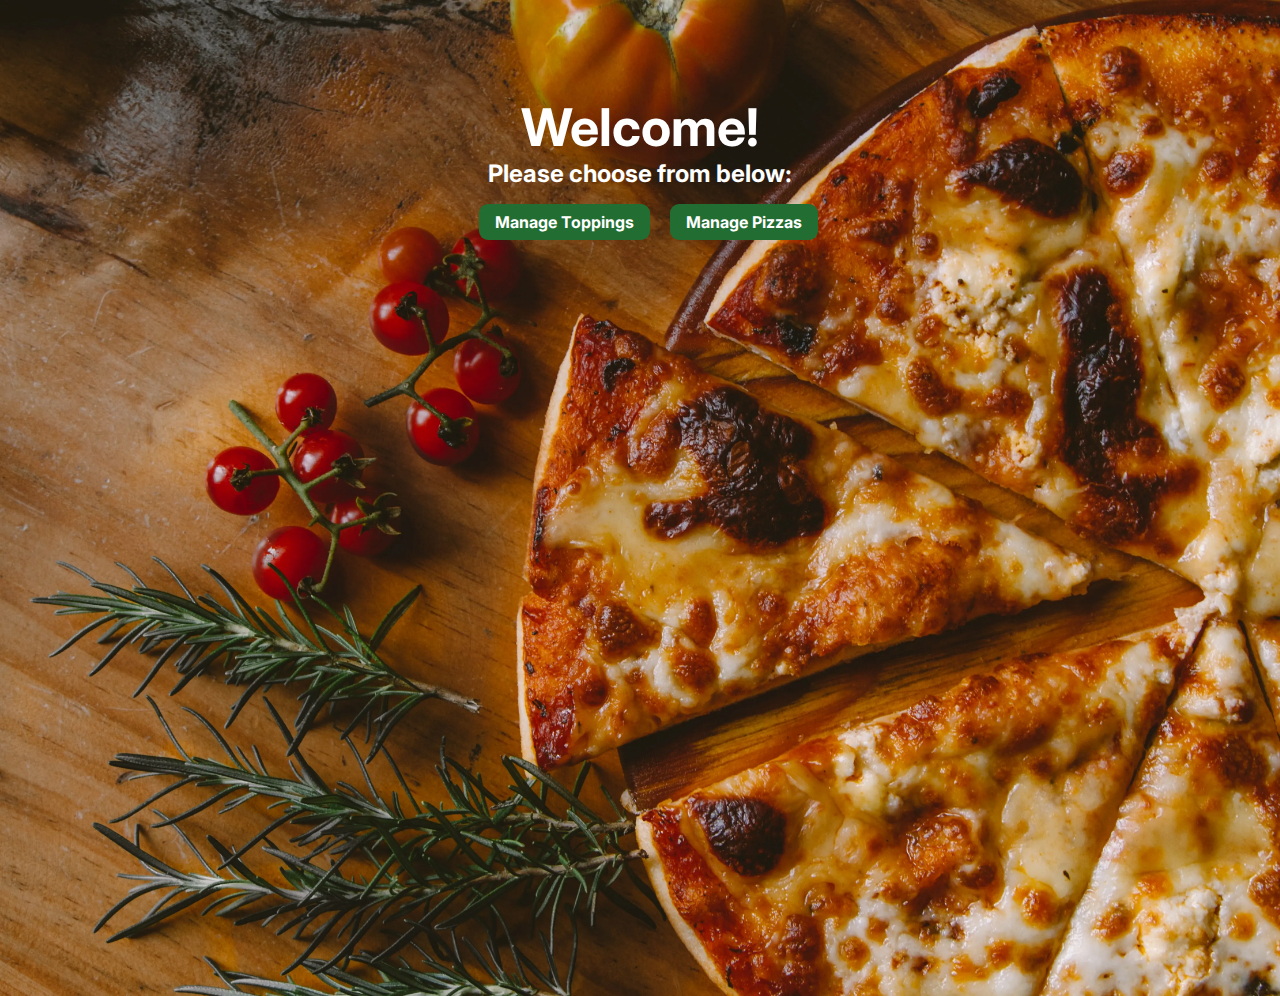
<file: index.html>
<!DOCTYPE html>
<html lang="en">
  <head>
    <meta charset="UTF-8" />
    <meta http-equiv="X-UA-Compatible" content="IE=edge" />
    <meta name="viewport" content="width=device-width, initial-scale=1.0" />
    <link rel="preconnect" href="https://fonts.googleapis.com" />
    <link rel="preconnect" href="https://fonts.gstatic.com" crossorigin />
    <link
      href="https://fonts.googleapis.com/css2?family=Inter:wght@400;500;600;700&display=swap"
      rel="stylesheet"
    />
    <link rel="stylesheet" href="./style.css" />
    <title>Pizza Creations</title>
  </head>
  <body>
    <div class="main-container">
      <h1>Welcome!</h1>
      <h2>Please choose from below:</h2>
      <a class="link-btn" href="./toppings.html">Manage Toppings</a>
      <a class="link-btn" href="./pizzas.html">Manage Pizzas</a>
    </div>
  </body>
</html>
</file>
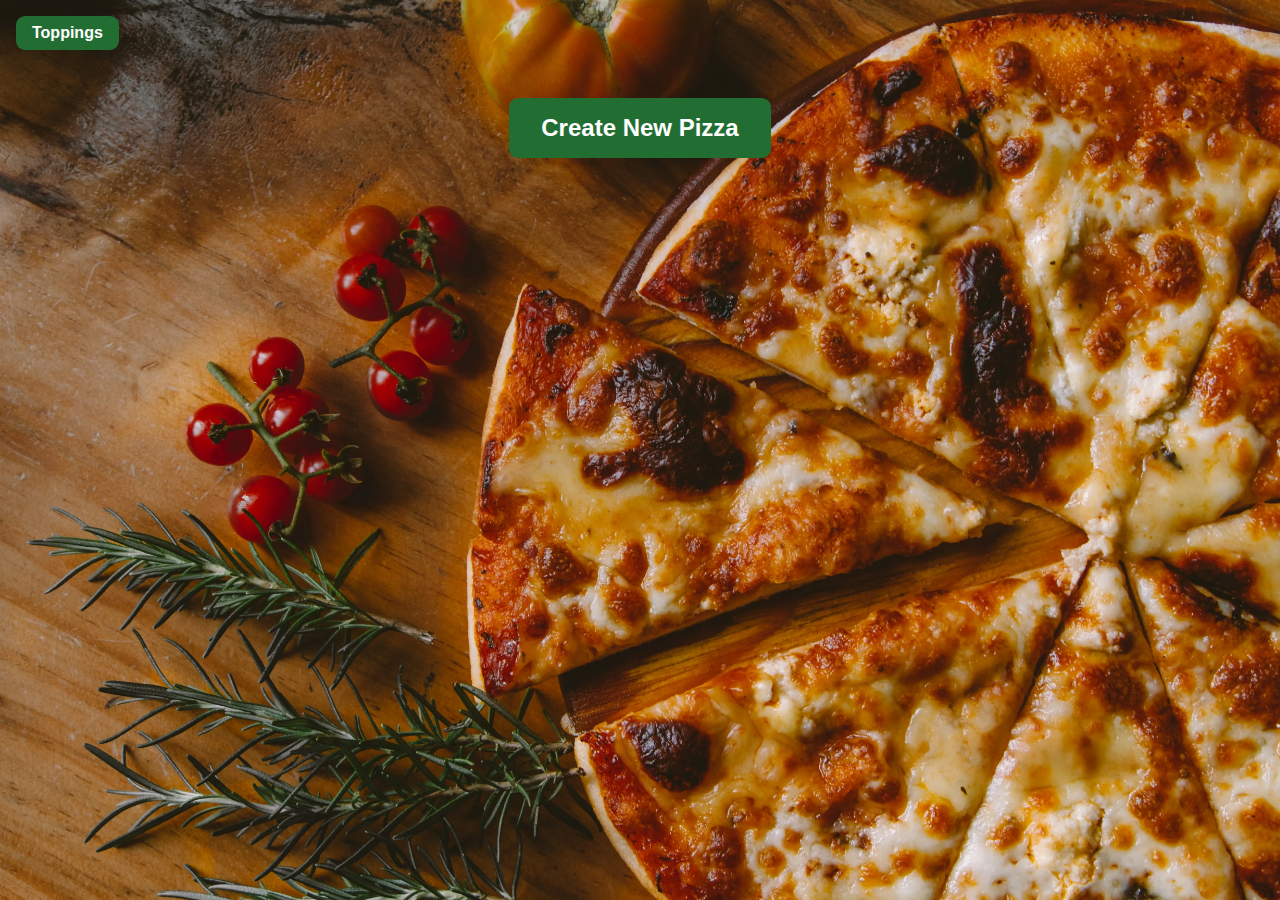
<file: pizzas.html>
<!DOCTYPE html>
<html lang="en">
  <head>
    <meta charset="UTF-8" />
    <meta http-equiv="X-UA-Compatible" content="IE=edge" />
    <meta name="viewport" content="width=device-width, initial-scale=1.0" />
    <link rel="stylesheet" href="./style.css" />

    <title>Pizza Creations</title>
  </head>
  <body>
    <a class="link-btn" href="./toppings.html">Toppings</a>
    <button class="create-btn">Create New Pizza</button>
    <div class="new-pizza-container"></div>
    <div class="overlay hidden"></div>
    <div class="pizza-tiles"></div>
    <script type="module" src="./pizzas-script.js"></script>
  </body>
</html>
</file>
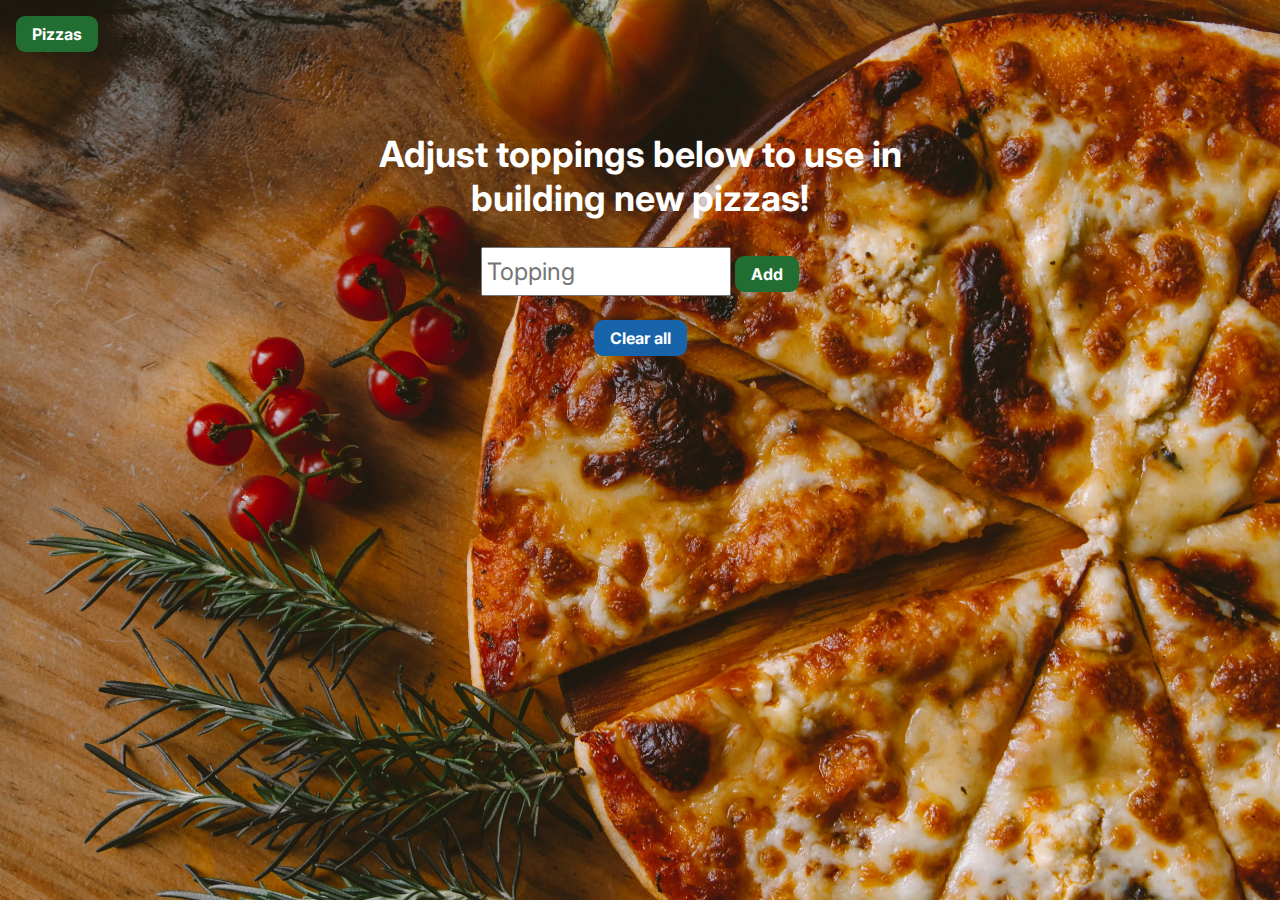
<file: toppings.html>
<!DOCTYPE html>
<html lang="en">
  <head>
    <meta charset="UTF-8" />
    <meta http-equiv="X-UA-Compatible" content="IE=edge" />
    <meta name="viewport" content="width=device-width, initial-scale=1.0" />
    <link rel="preconnect" href="https://fonts.googleapis.com" />
    <link rel="preconnect" href="https://fonts.gstatic.com" crossorigin />
    <link
      href="https://fonts.googleapis.com/css2?family=Inter:wght@400;500;600;700&display=swap"
      rel="stylesheet"
    />
    <link rel="stylesheet" href="./style.css" />

    <title>Pizza Creations</title>
  </head>
  <body>
    <div class="overlay hidden"></div>
    <a class="link-btn" href="./pizzas.html">Pizzas</a>
    <div class="container">
      <h2 class="toppings-header">
        Adjust toppings below to use in building new pizzas!
      </h2>
      <form class="topping-form">
        <input
          type="text"
          name="add-topping"
          id="add-topping"
          placeholder="Topping"
          maxlength="20"
        />
        <button class="add-submit-btn" type="submit">Add</button>
      </form>
      <button class="clear-toppings">Clear all</button>
      <ul class="toppings"></ul>
    </div>
    <script type="module" src="./toppings-script.js"></script>
  </body>
</html>
</file>
<file: style.css>
/* - Font sizes (px)
10 / 12 / 14 / 16 / 18 / 20 / 24 / 30 / 36 / 44 / 52 / 62 / 74 / 86 / 98 */

/* - Spacing system (px)
2 / 4 / 8 / 12 / 16 / 24 / 32 / 48 / 64 / 80 / 96 / 128 */

* {
  box-sizing: border-box;
  margin: 0;
  padding: 0;
}

body {
  position: relative;
  min-height: 100vh;
  background-image: url(./images/pizza-bg.webp);
  background-size: cover;
}

body,
input,
button {
  font-family: "Inter", sans-serif;
  color: #343a40;
}

span,
input {
  max-width: 180px;
}

button {
  cursor: pointer;
  font-size: 16px;
}

.container {
  display: flex;
  flex-direction: column;
  justify-content: center;
  align-items: center;
  max-width: 600px;
  margin: 80px auto 0;
  padding: 0 24px;
}

.main-container {
  color: #fff;
  max-width: 400px;
  margin: 96px auto;
  text-align: center;
}

.main-container h1 {
  font-size: 52px;
}

.toppings-header {
  color: #fff;
  text-align: center;
  font-size: 36px;
  margin-bottom: 24px;
  display: flex;
  justify-content: center;
}

#add-topping {
  font-size: 24px;
  padding: 8px 4px;
  max-width: 250px;
  margin-bottom: 24px;
}

.toppings {
  list-style: none;
  width: 100%;
  background-color: #a12222;
  border-radius: 9px;
  color: #fff;
  font-size: 24px;
  font-weight: 600;
  /* padding-top: 16px; */
}

.clear-toppings {
  background-color: #1864ab;
  color: #fff;
  font-size: 16px;
  font-weight: bold;
  padding: 8px 16px;
  border: none;
  border-radius: 9px;
  margin-bottom: 12px;
  transition: all 0.2s;
}

.clear-toppings:hover {
  background-color: #135089;
  transform: scale(1.05);
}

.topping {
  margin-bottom: 16px;
  display: flex;
}

.topping:first-child {
  margin-top: 16px;
}

.topping-text {
  margin-right: auto;
  margin-left: 48px;
  overflow-wrap: break-word;
}

.topping-btns {
  margin-right: 48px;
}

.delete-btn {
  display: inline-block;
  width: 24px;
  height: 24px;
  margin-right: 12px;
}

.hidden {
  display: none;
}

.create-btn {
  background-color: #226e32;
  color: #fff;
  font-size: 24px;
  font-weight: bold;
  display: block;
  margin: 48px auto 0;
  padding: 16px 32px;
  border: none;
  border-radius: 9px;
  transition: all 0.2s;
}

.create-btn:hover {
  background-color: #1e612b;
  transform: scale(1.05);
}

.new-pizza-container {
  margin: 24px 0;
  display: flex;
  flex-direction: column;
  align-items: center;
}

.new-pizza {
  list-style: none;
}

.new-pizza li {
  margin-bottom: 16px;
}

.modal {
  font-size: 20px;
  position: absolute;
  top: 40%;
  background-color: #fff;
  width: 350px;
  padding: 40px;
  z-index: 10;
  border-radius: 9px;
}

.overlay {
  position: fixed;
  top: 0;
  bottom: 0;
  left: 0;
  right: 0;
  width: 100%;
  height: 100%;
  background: rgba(0, 0, 0, 0.5);
  backdrop-filter: blur(3px);
  z-index: 1;
}

.pizza-tiles {
  display: flex;
  flex-direction: column;
  margin: 0 auto;
  max-width: 600px;
}

.pizza-tile {
  position: relative;
  background-color: #a12222;
  color: #fff;
  display: flex;
  flex-direction: column;
  justify-content: center;
  align-items: center;
  margin: 0 12px 24px;
  padding: 0 80px 16px;
  border: 3px solid #fff;
  border-radius: 9px;
  box-shadow: rgba(149, 157, 165, 0.2) 0px 8px 24px;
}

.pizza-tile-btns {
  width: 100%;
  display: flex;
  justify-content: space-between;
}

.pizza-tile-btns button {
  display: flex;
  justify-content: center;
  align-items: center;
  width: 36px;
  height: 36px;
}

.close-new-pizza-btn {
  align-self: flex-end;
  position: absolute;
  top: 6px;
  right: 6px;
  padding: 3px;
}

.pizza-name {
  text-align: center;
  background-color: #791919;
  font-size: 44px;
  margin-bottom: 24px;
  margin-top: 36px;
  padding: 8px 24px;
  box-shadow: rgba(0, 0, 0, 0.24) 0px 3px 8px;
  border-radius: 7px;
  max-width: 100%;
  overflow-wrap: break-word;
}

.pizza-name-edit {
  font-size: 36px;
  max-width: 350px;
  padding: 8px 6px;
}

.pizza-toppings {
  font-size: 30px;
  align-self: flex-start;
  margin-bottom: 16px;
  text-decoration: underline;
}

.toppings-list {
  font-size: 20px;
  list-style: none;
  align-self: flex-start;
}

.pizza-tile-toppings-dropdown {
  margin-bottom: 12px;
  font-size: 18px;
}

.edit-add-topping-btn {
  align-self: flex-start;
}

.edit-add-topping-btn,
.edit-save-btn,
.link-btn,
.add-submit-btn,
.add-ing-btn {
  margin-top: 12px;
  background-color: #226e32;
  color: #fff;
  font-size: 16px;
  font-weight: bold;
  padding: 8px 16px;
  border: none;
  border-radius: 9px;
  transition: all 0.2s;
}

.edit-add-topping-btn:hover,
.edit-save-btn:hover,
.link-btn:hover,
.add-submit-btn:hover {
  background-color: #1e612b;
  transform: scale(1.05);
}

.add-ing-btn {
  margin-top: 0;
  margin-bottom: 16px;
}

.link-btn {
  display: inline-block;
  margin: 16px 0 0 16px;
  text-decoration: none;
}

.delete-select-topping {
  width: 24px;
  height: 24px;
}

.save-pizza-btn {
  cursor: pointer;
  background-color: #226e32;
  color: #fff;
  font-weight: bold;
  position: absolute;
  bottom: 10px;
  left: 100px;
  right: 100px;
  padding: 6px 0;
  border: none;
  border-radius: 9px;
}

.save-pizza-btn:hover {
  background-color: #1e612b;
}

.pizza-tile-edit-btn {
  position: absolute;
  top: 12px;
  left: 12px;
}

.pizza-tile-delete-btn {
  position: absolute;
  top: 12px;
  right: 12px;
}

.remove-pizza-popup p {
  margin-bottom: 16px;
}

.modal p {
  color: #343a40;
  margin-bottom: 16px;
}

.popup-btns {
  display: flex;
  margin: 0 auto;
  justify-content: space-around;
}

.popup-btns button {
  padding: 8px 16px;
  border: none;
  border-radius: 9px;
  color: #fff;
  font-weight: bold;
}

.popup-btns .yes {
  background-color: #37b24d;
}

.popup-btns .cancel {
  background-color: #a12222;
}

@media (max-width: 500px) {
  .pizza-name-edit {
    max-width: 150px;
  }
}
</file>
